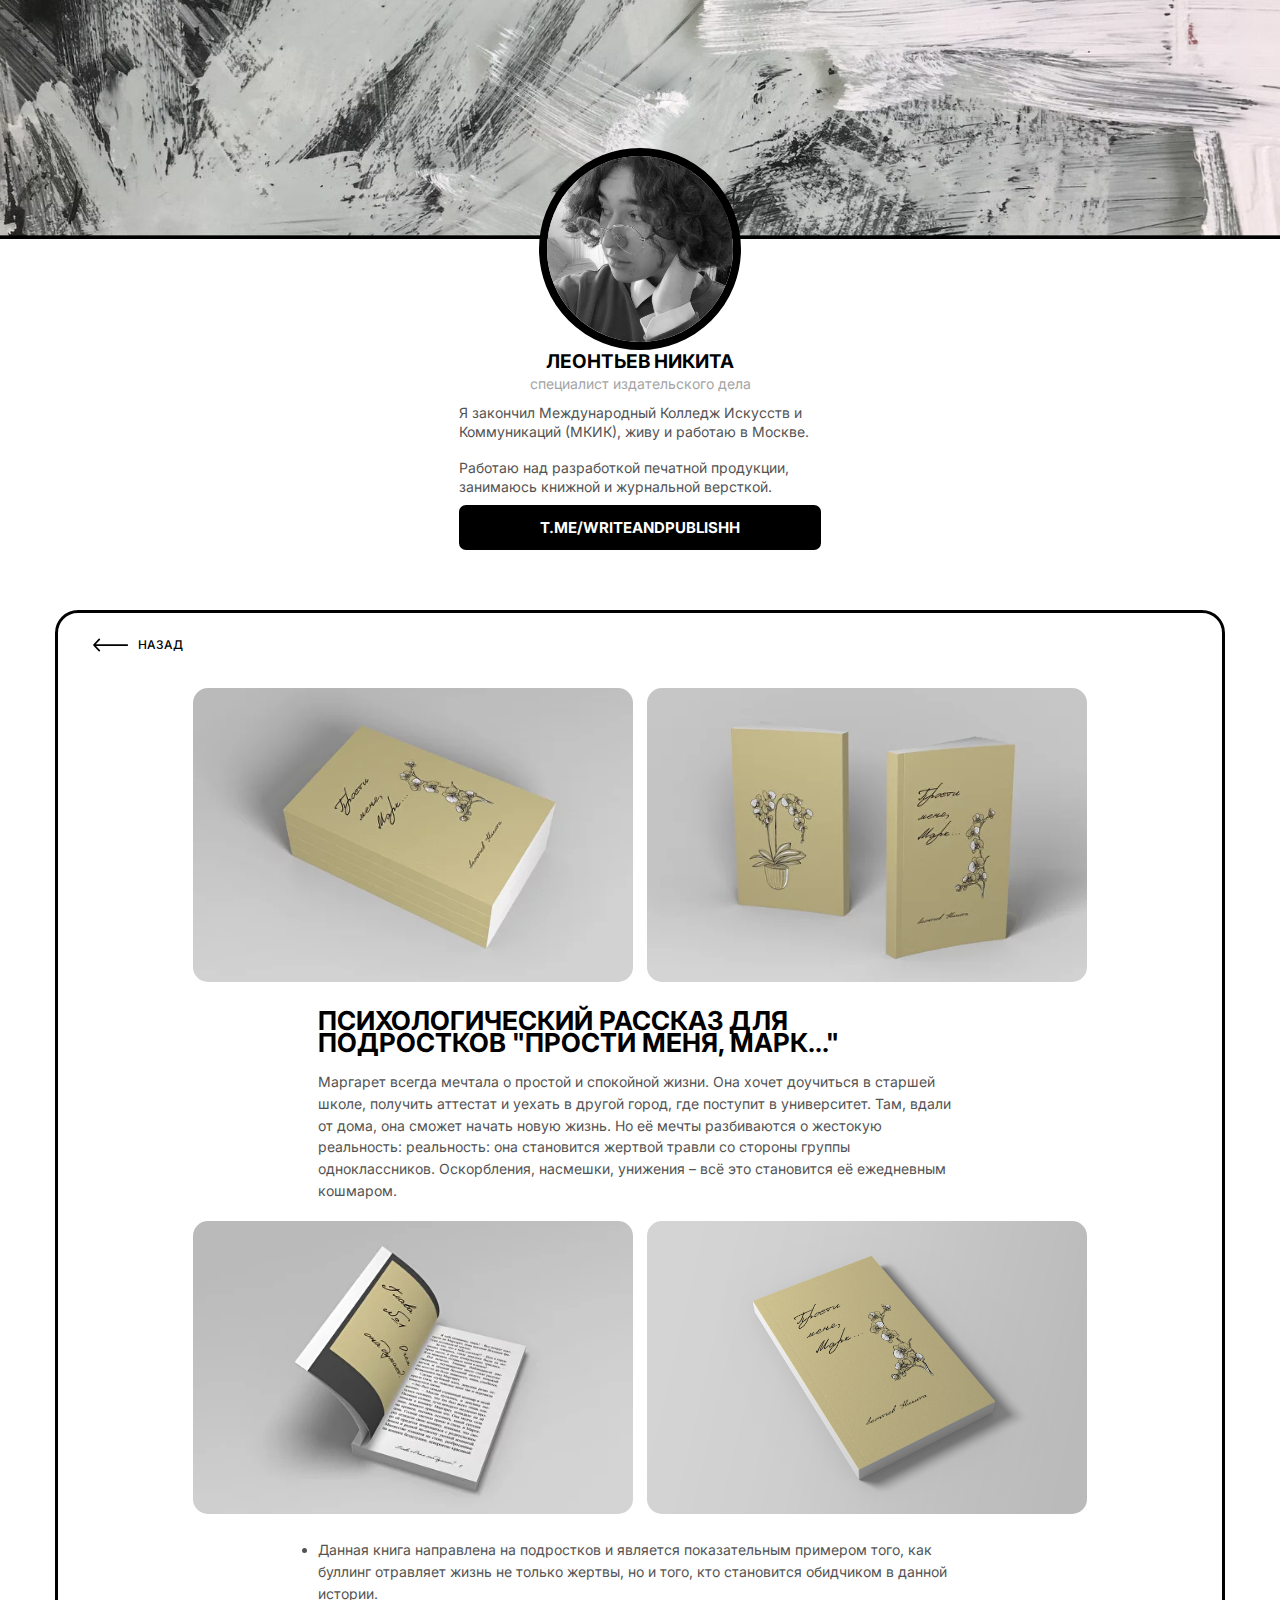
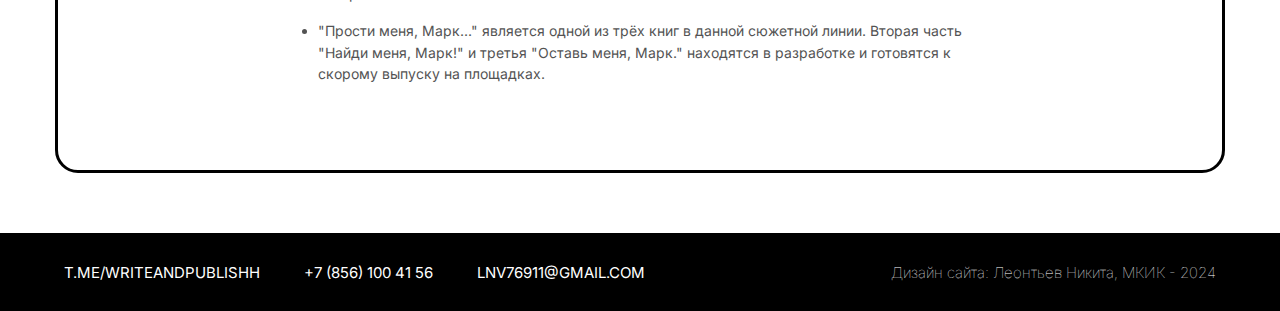
<file: 2.html>
<!doctype html>
<html>
<head>
<title>"Прости меня, Марк..."</title>
<link href="style.css" type="text/css"  rel="stylesheet">
<meta charset="utf-8">
<link rel="shortcut icon" type="image/x-icon" href="images/favicon.ico">
<link rel="preconnect" href="https://fonts.googleapis.com">
<link rel="preconnect" href="https://fonts.gstatic.com" crossorigin>
<link href="https://fonts.googleapis.com/css2?family=Inter:wght@100;200;300;400;500;600;700;800;900&display=swap" rel="stylesheet">
</head>
<body>
<header>
<section class="profile"> 
<img src="images/ava.png">
<h1>Леонтьев Никита</h1>
<h2>Специалист издательского дела</h2>
<p>Я закончил Международный Колледж Искусств и Коммуникаций (МКИК), живу и работаю в Москве.</p>
<p>Работаю над разработкой печатной продукции, занимаюсь книжной и журнальной версткой.</p>
<a href="/">t.me/writeandpublishh</a>
</section>
</header>
<main class="read">
<a href="index.html" class="back"><img src="images/arrow.svg"> назад</a>

<img src="images/1v.png">
<img src="images/2v.png">
<h1>ПСИХОЛОГИЧЕСКИЙ РАССКАЗ ДЛЯ ПОДРОСТКОВ "ПРОСТИ МЕНЯ, МАРК..."</h1>

<p>
Маргарет всегда мечтала о простой и спокойной жизни. Она хочет доучиться в старшей школе, получить аттестат и уехать в другой город, где поступит в университет. Там, вдали от дома, она сможет начать новую жизнь. Но её мечты разбиваются о жестокую реальность: реальность: она становится жертвой травли со стороны группы одноклассников. Оскорбления, насмешки, унижения – всё это становится её ежедневным кошмаром.
</p>

<img src="images/3v.png">
<img src="images/4v.png">

<ul>

<li> Данная книга направлена на подростков и является показательным примером того, как буллинг отравляет жизнь не только жертвы, но и того, кто становится обидчиком в данной истории.</li>

<li>"Прости меня, Марк..." является одной из трёх книг в данной сюжетной линии. Вторая часть "Найди меня, Марк!" и третья "Оставь меня, Марк." находятся в разработке и готовятся к скорому выпуску на площадках.</li>

</main>
<footer>
<div class="contacts">
<a href="/">t.me/writeandpublishh</a>
<a href="/"> +7 (856) 100 41 56</a>
<a href="/">lnv76911@gmail.com</a>
</div>
<div class="copyright">
Дизайн сайта: Леонтьев Никита, МКИК - 2024
</div>
</footer>
</body>
</html>
</file>
<file: style.css>
body {
    margin: 0;
    font-family: 'Inter', sans-serif;
}

header {
    width: 100%;
    height: 550px;
    background: url(images/fon2.jpg);
    background-size: 100% 239px;
    background-repeat: no-repeat;
    display: flex;
    justify-content: center;
    align-items: flex-end;
    margin-bottom: 60px;
}
.profile {
    width: 362px;
    display: flex;
    align-content: flex-start;
    justify-content: center;
    flex-wrap: wrap;
}

.profile img {
    display: block;
    margin: 0 50px;
    border-radius: 50%;
    border: 8px solid black;
	width: 186px;
	height: 186px;
}

.profile h1 {
    margin: 0;
font-weight: 700;
font-size: 19px;
line-height: 23px;
text-transform: uppercase;
}

.profile h2 {
margin: 0;
font-weight: 400;
font-size: 14px;
line-height: 154.02%;
text-transform: lowercase;
color: #A4A4A4;
}

.profile p {
font-weight: 400;
font-size: 14px;
line-height: 140.52%;
color: #535353;
margin: 8px 0;
}

.profile a {
    width: 362px;
    height: 45px;
    background: black;
    border-radius: 7px;
    display: flex;
    justify-content: center;
    align-items: center;
    font-weight: 700;
    font-size: 15px;
    text-transform: uppercase;
    color: #FFFFFF;
    text-decoration: none;
}

.profile a:hover {
    background: grey;
}

main {
    width: 1170px;
    margin: 0 auto;
}

.ills {
    display: flex;
    justify-content: space-between;
    flex-wrap: nowrap;
        margin-bottom: 60px;
}

.ills img {
    width: 383px;
    height: 320px;
    border-radius: 15px;
    object-fit: cover;
}
 
.portfolio {
    /* visibility: visible; */
    display: flex;
    flex-direction: column;
    align-items: center;
        margin-bottom: 60px;
}

.portfolio article {
    /* visibility: visible; */
    width: 800px;
    display: flex;
    flex-direction: column;
    height: 286px;
    flex-wrap: wrap;
    margin-bottom: 30px;
    background: black;
    border: 2px solid black;
    border-radius: 23px;
    padding: 10px;
    box-sizing: border-box;
}

.portfolio article img {
    width: 383px;
    display: block;
    margin-right: 25px;
	height: 265px;
	object-fit: cover;
}

.portfolio article h3 {
    width: 360px;
    font-weight: 700;
    font-size: 19px;
    line-height: 23px;
    text-transform: uppercase;
	color: white;
}

.portfolio article p {
    font-weight: 400;
    font-size: 14px;
    line-height: 140.52%;
    width: 360px;
    color: white;
}

.portfolio article a {
    background: white;
    border-radius: 30px;
    display: flex;
    width: 219px;
    height: 40px;
    text-transform: uppercase;
    color: black;
    text-decoration: none;
    align-items: center;
    font-size: 13px;
    justify-content: center;
}

.portfolio article a:hover {
    background: gray;
}

footer {
    background: black;
    width: 100%;
    height: 78px;
    padding: 0 5vw;
    display: flex;
    justify-content: space-between;
    box-sizing: border-box;
    align-items: center;
}

.contacts a {
    text-transform: uppercase;
    color: #FFFFFF;
    text-decoration: none;
    font-size: 15px;
    margin-right: 40px;
}

.contacts a:hover {
    color: #000000;
}

.copyright {
    font-size: 15px;
    color: #FFFFFF;
    font-weight: 100;
}

/* ВНУТРЕННЯЯ СТРАНИЦА */

.read {
    background: #FFFFFF;
    border: solid black;
    border-radius: 23px;
    margin-bottom: 60px;
    padding: 70px 130px;
    box-sizing: border-box;
    font-weight: 400;
    font-size: 14px;
    line-height: 156.02%;
    color: #535353;
    position: relative;
}


.read img {
    width: 440px;
    border-radius: 15px;
    margin: 5px;
}

.read h1 {
    text-transform: uppercase;
    color: #000000;
    font-weight: 700;
    font-size: 26px;
}

.read h1, .read p, .read ul {
    padding: 0 130px;
}

.read ul li {
    margin-bottom: 15px;
}

.back {
    position: absolute;
    left: 30px;
    top: 20px;
    display: flex;
    text-transform: uppercase;
    text-decoration: none;
    color: #000000;
    align-items: center;
    font-weight: 500;
    font-size: 12px;
}

.back img {
    width: 35px;
    margin-right: 10px;
}

.back:hover {
opacity: 0.3;
}
</file>
